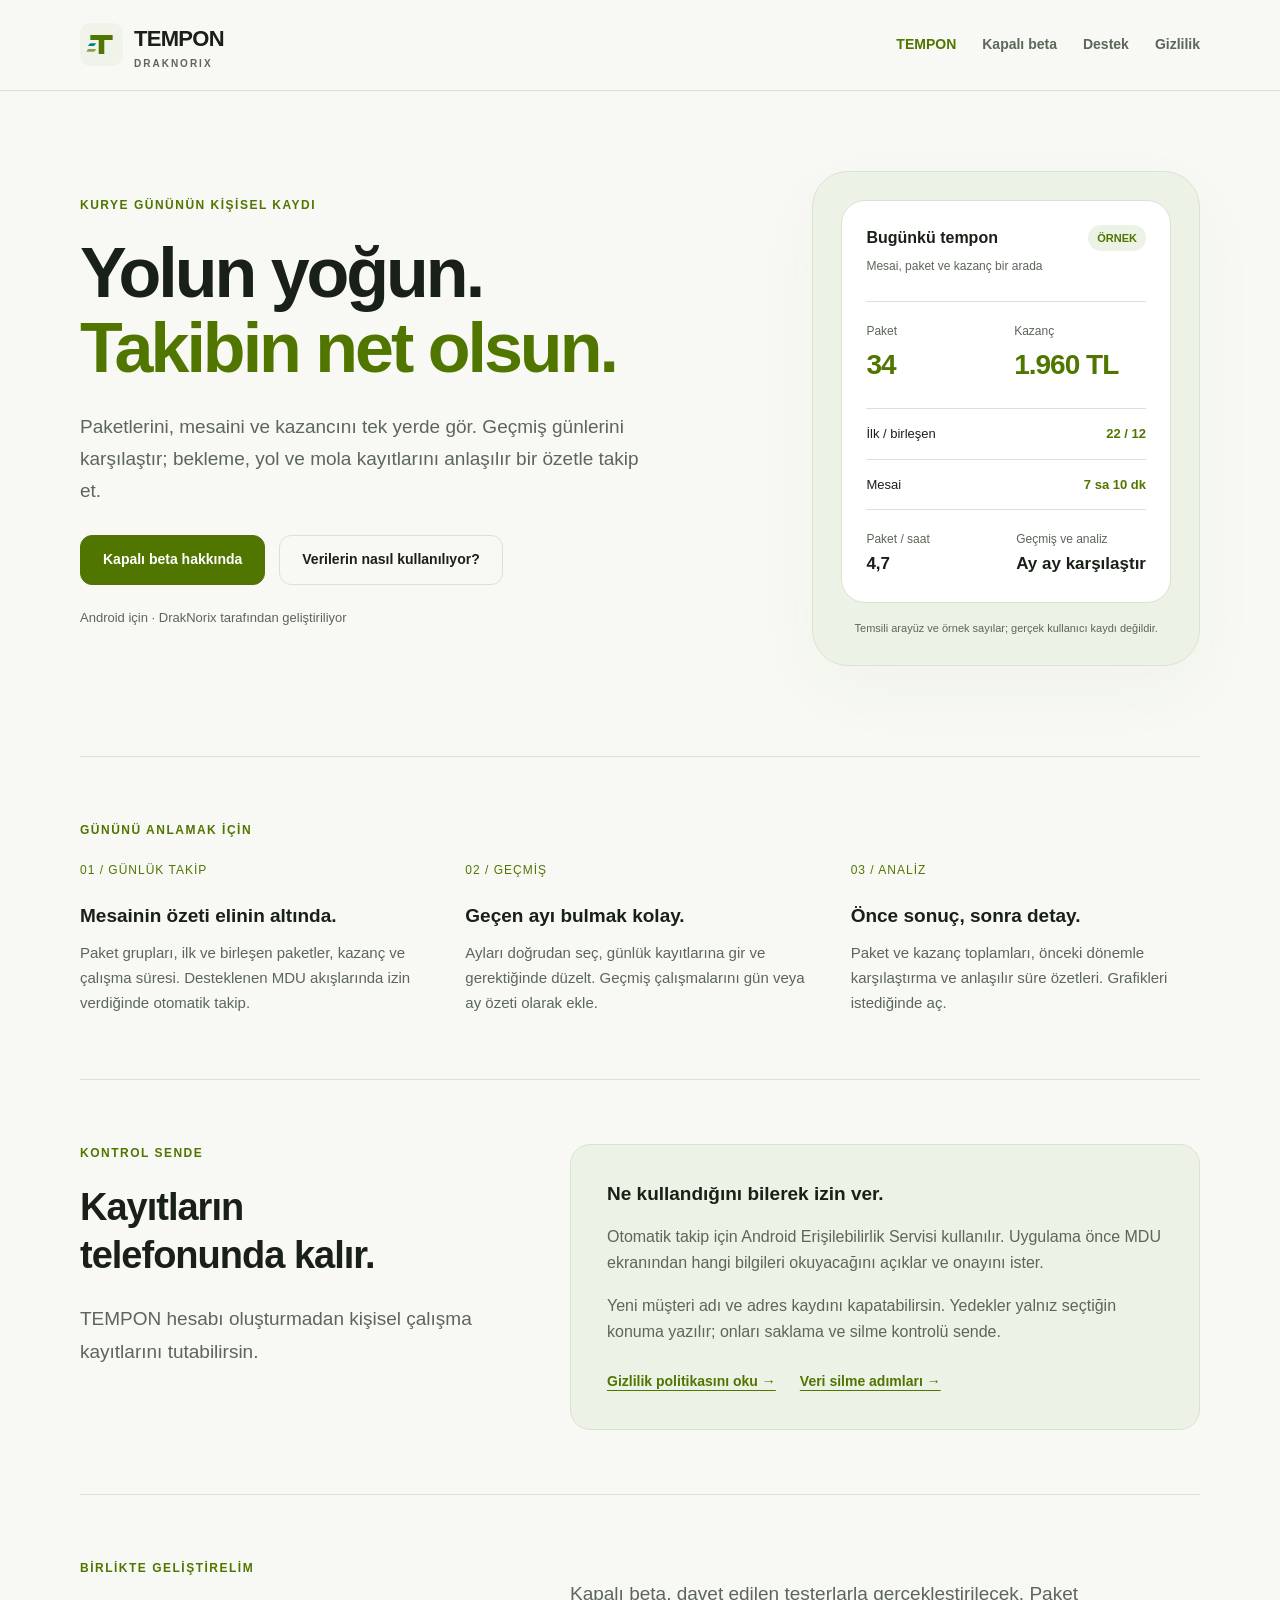
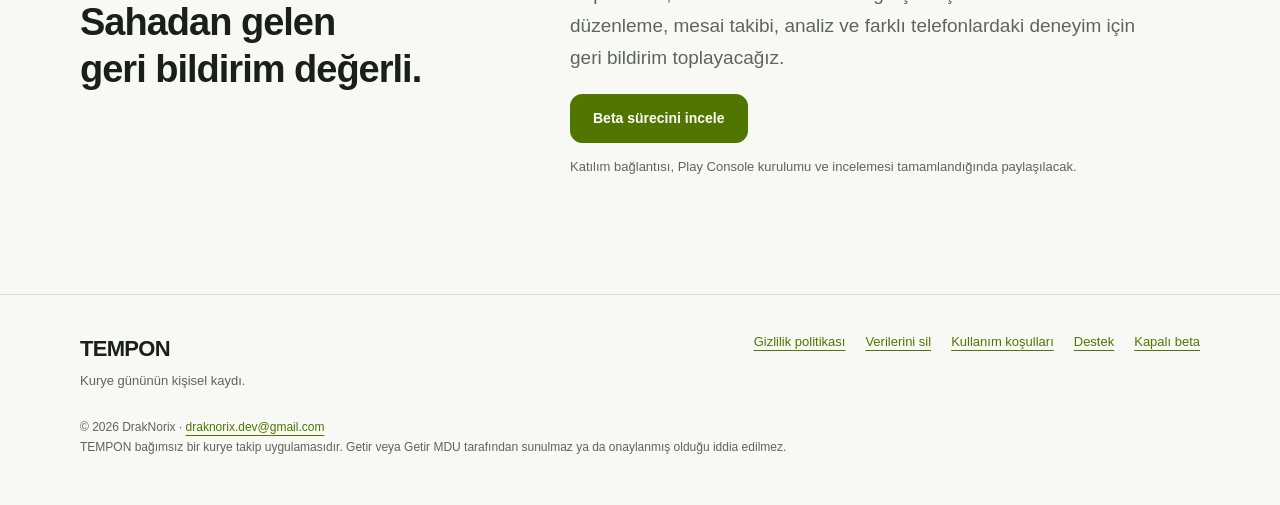
<file: docs/index.html>
<!doctype html>
<html lang="tr"><head><meta charset="utf-8"><meta name="viewport" content="width=device-width, initial-scale=1">
<title>Kurye gününün kişisel kaydı — TEMPON · DrakNorix</title><meta name="description" content="TEMPON ile paket, mesai ve kazanç kayıtlarını takip et. DrakNorix tarafından geliştirilen yerel Android kurye takip uygulaması.">
<meta name="theme-color" content="#507600"><meta name="referrer" content="strict-origin-when-cross-origin">
<meta http-equiv="Content-Security-Policy" content="default-src 'none'; style-src 'self'; img-src 'self' data:; base-uri 'self'; form-action 'none'">
<link rel="canonical" href="https://draknorixdev.github.io/tempon-site/index.html"><link rel="icon" href="assets/logo.svg" type="image/svg+xml"><link rel="stylesheet" href="assets/site.css">
<meta property="og:title" content="Kurye gününün kişisel kaydı · TEMPON"><meta property="og:description" content="TEMPON ile paket, mesai ve kazanç kayıtlarını takip et. DrakNorix tarafından geliştirilen yerel Android kurye takip uygulaması."><meta property="og:type" content="website"><meta property="og:url" content="https://draknorixdev.github.io/tempon-site/index.html">
</head><body><a class="skip" href="#icerik">İçeriğe geç</a>
<header><div class="wrap nav"><a class="brand" href="index.html"><img src="assets/logo.svg" alt="" width="43" height="43"><span>TEMPON<small>DRAKNORIX</small></span></a><nav class="nav-links" aria-label="Ana menü"><a href="index.html" aria-current="page">TEMPON</a><a href="beta.html">Kapalı beta</a><a href="destek.html">Destek</a><a href="gizlilik.html">Gizlilik</a></nav></div></header>
<main id="icerik" class="wrap"><section class="hero"><div><span class="eyebrow">Kurye gününün kişisel kaydı</span><h1>Yolun yoğun.<br><span>Takibin net olsun.</span></h1><p class="lead">Paketlerini, mesaini ve kazancını tek yerde gör. Geçmiş günlerini karşılaştır; bekleme, yol ve mola kayıtlarını anlaşılır bir özetle takip et.</p><div class="actions"><a class="button" href="beta.html">Kapalı beta hakkında</a><a class="button secondary" href="gizlilik.html">Verilerin nasıl kullanılıyor?</a></div><p class="quiet hero-note">Android için · DrakNorix tarafından geliştiriliyor</p></div>
<div class="preview-shell" aria-label="Uygulama düzeninin örnek gösterimi"><div class="mock"><div class="mock-heading"><span>Bugünkü tempon</span><span class="live">ÖRNEK</span></div><p class="mock-date">Mesai, paket ve kazanç bir arada</p><div class="mock-total"><div><small>Paket</small><strong>34</strong></div><div><small>Kazanç</small><strong>1.960 TL</strong></div></div><div class="mock-line"><span>İlk / birleşen</span><b>22 / 12</b></div><div class="mock-line"><span>Mesai</span><b>7 sa 10 dk</b></div><div class="mock-metric"><div><small>Paket / saat</small><strong>4,7</strong></div><div><small>Geçmiş ve analiz</small><strong>Ay ay karşılaştır</strong></div></div></div><p class="sample">Temsili arayüz ve örnek sayılar; gerçek kullanıcı kaydı değildir.</p></div></section>
<section class="section"><span class="eyebrow">Gününü anlamak için</span><div class="features"><article class="feature"><span class="number">01 / GÜNLÜK TAKİP</span><h3>Mesainin özeti elinin altında.</h3><p>Paket grupları, ilk ve birleşen paketler, kazanç ve çalışma süresi. Desteklenen MDU akışlarında izin verdiğinde otomatik takip.</p></article><article class="feature"><span class="number">02 / GEÇMİŞ</span><h3>Geçen ayı bulmak kolay.</h3><p>Ayları doğrudan seç, günlük kayıtlarına gir ve gerektiğinde düzelt. Geçmiş çalışmalarını gün veya ay özeti olarak ekle.</p></article><article class="feature"><span class="number">03 / ANALİZ</span><h3>Önce sonuç, sonra detay.</h3><p>Paket ve kazanç toplamları, önceki dönemle karşılaştırma ve anlaşılır süre özetleri. Grafikleri istediğinde aç.</p></article></div></section>
<section class="section split"><div><span class="eyebrow">Kontrol sende</span><h2>Kayıtların<br>telefonunda kalır.</h2><p class="lead">TEMPON hesabı oluşturmadan kişisel çalışma kayıtlarını tutabilirsin.</p></div><div class="privacy-band"><h3>Ne kullandığını bilerek izin ver.</h3><p>Otomatik takip için Android Erişilebilirlik Servisi kullanılır. Uygulama önce MDU ekranından hangi bilgileri okuyacağını açıklar ve onayını ister.</p><p>Yeni müşteri adı ve adres kaydını kapatabilirsin. Yedekler yalnız seçtiğin konuma yazılır; onları saklama ve silme kontrolü sende.</p><div class="policy-links"><a href="gizlilik.html">Gizlilik politikasını oku →</a><a href="veri-silme.html">Veri silme adımları →</a></div></div></section>
<section class="section split"><div><span class="eyebrow">Birlikte geliştirelim</span><h2>Sahadan gelen<br>geri bildirim değerli.</h2></div><div><p class="lead">Kapalı beta, davet edilen testerlarla gerçekleştirilecek. Paket düzenleme, mesai takibi, analiz ve farklı telefonlardaki deneyim için geri bildirim toplayacağız.</p><a class="button" href="beta.html">Beta sürecini incele</a><p class="quiet">Katılım bağlantısı, Play Console kurulumu ve incelemesi tamamlandığında paylaşılacak.</p></div></section></main>
<footer><div class="wrap"><div class="footer-top"><div><a class="brand" href="index.html">TEMPON</a><span class="quiet">Kurye gününün kişisel kaydı.</span></div><nav class="footer-links" aria-label="Politikalar ve iletişim"><a href="gizlilik.html">Gizlilik politikası</a><a href="veri-silme.html">Verilerini sil</a><a href="kullanim-kosullari.html">Kullanım koşulları</a><a href="destek.html">Destek</a><a href="beta.html">Kapalı beta</a></nav></div><p class="footer-meta">© 2026 DrakNorix · <a href="mailto:draknorix.dev@gmail.com">draknorix.dev@gmail.com</a><br>TEMPON bağımsız bir kurye takip uygulamasıdır. Getir veya Getir MDU tarafından sunulmaz ya da onaylanmış olduğu iddia edilmez.</p></div></footer>
</body></html>
</file>
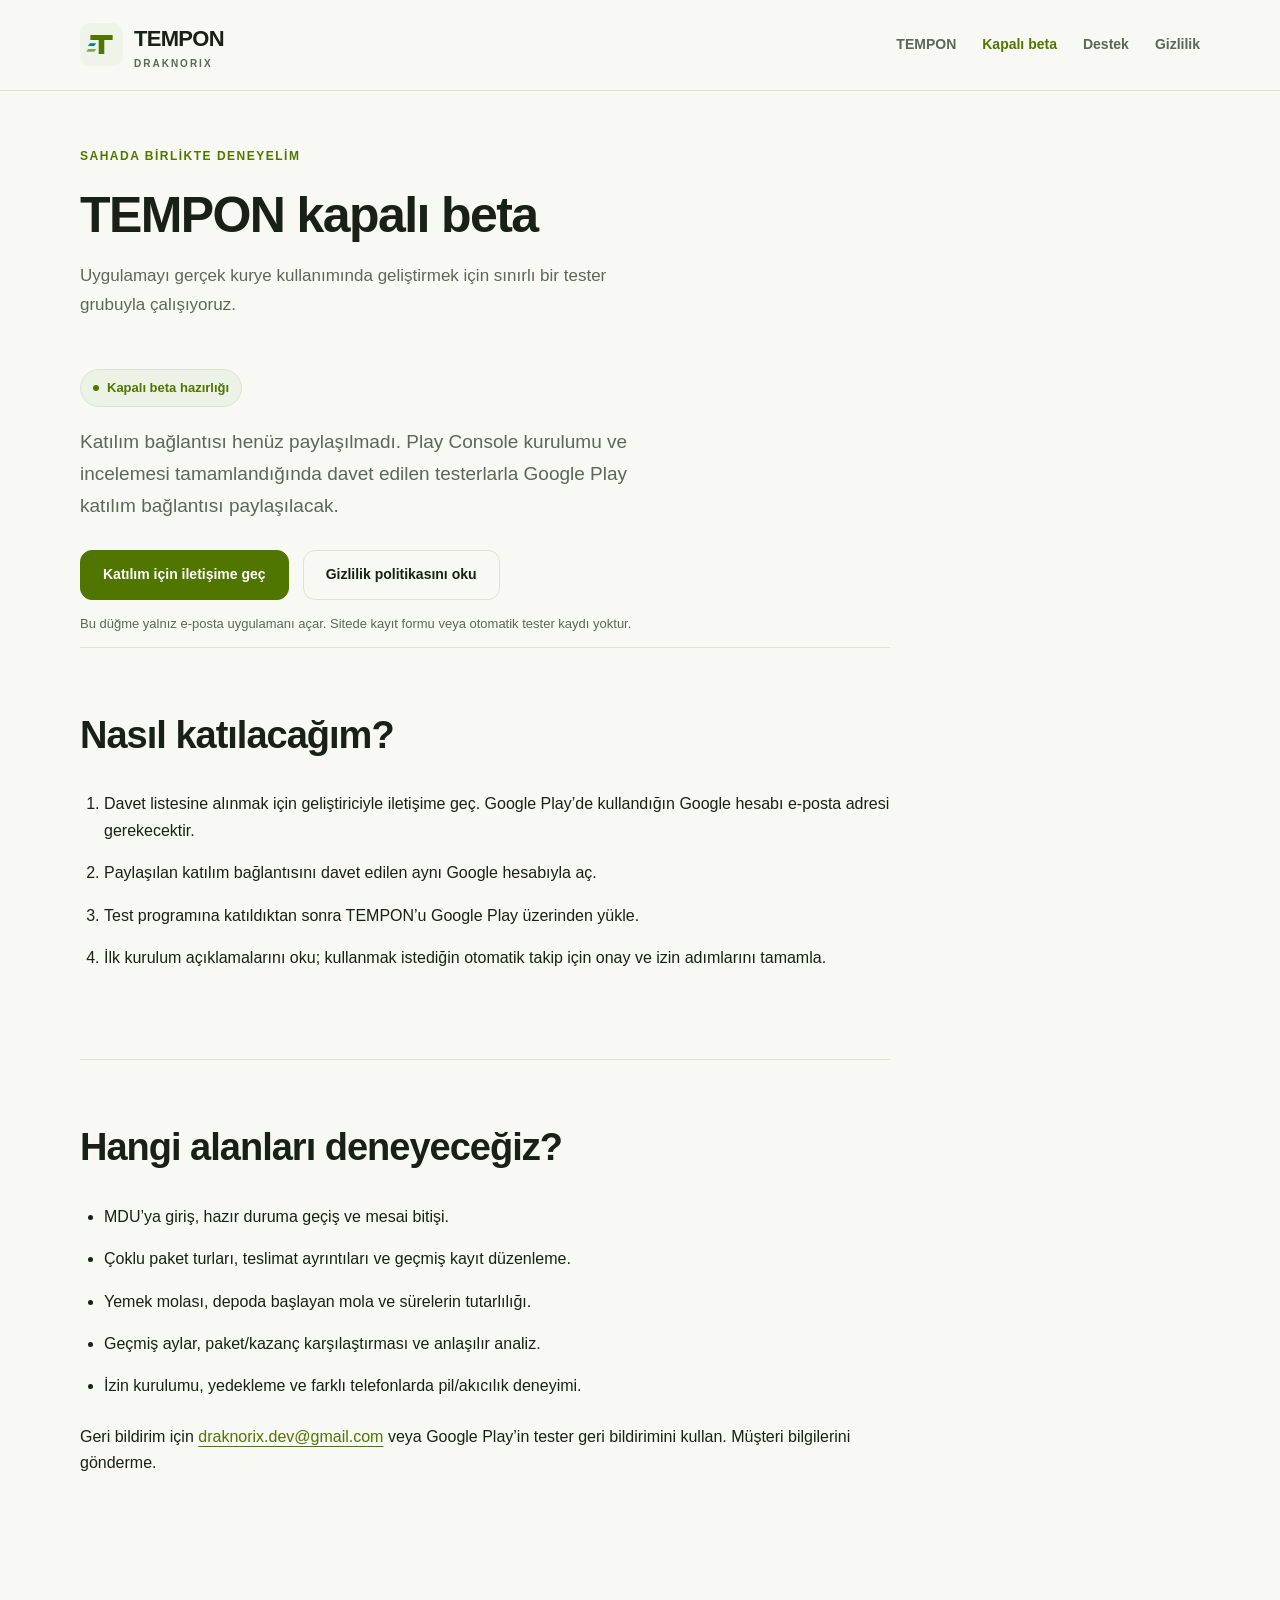
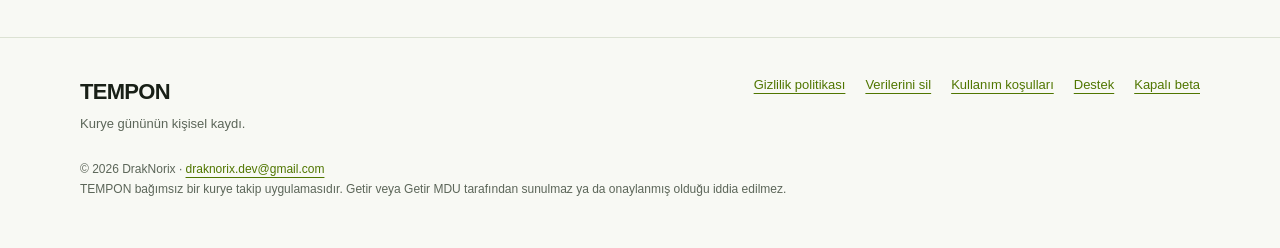
<file: docs/beta.html>
<!doctype html>
<html lang="tr"><head><meta charset="utf-8"><meta name="viewport" content="width=device-width, initial-scale=1">
<title>Kapalı beta — TEMPON · DrakNorix</title><meta name="description" content="TEMPON kapalı beta hazırlığı, tester katılımı ve geri bildirim bilgileri.">
<meta name="theme-color" content="#507600"><meta name="referrer" content="strict-origin-when-cross-origin">
<meta http-equiv="Content-Security-Policy" content="default-src 'none'; style-src 'self'; img-src 'self' data:; base-uri 'self'; form-action 'none'">
<link rel="canonical" href="https://draknorixdev.github.io/tempon-site/beta.html"><link rel="icon" href="assets/logo.svg" type="image/svg+xml"><link rel="stylesheet" href="assets/site.css">
<meta property="og:title" content="Kapalı beta · TEMPON"><meta property="og:description" content="TEMPON kapalı beta hazırlığı, tester katılımı ve geri bildirim bilgileri."><meta property="og:type" content="website"><meta property="og:url" content="https://draknorixdev.github.io/tempon-site/beta.html">
</head><body><a class="skip" href="#icerik">İçeriğe geç</a>
<header><div class="wrap nav"><a class="brand" href="index.html"><img src="assets/logo.svg" alt="" width="43" height="43"><span>TEMPON<small>DRAKNORIX</small></span></a><nav class="nav-links" aria-label="Ana menü"><a href="index.html">TEMPON</a><a href="beta.html" aria-current="page">Kapalı beta</a><a href="destek.html">Destek</a><a href="gizlilik.html">Gizlilik</a></nav></div></header>
<main id="icerik" class="wrap"><div class="page-heading"><span class="eyebrow">Sahada birlikte deneyelim</span><h1>TEMPON kapalı beta</h1><p class="lead">Uygulamayı gerçek kurye kullanımında geliştirmek için sınırlı bir tester grubuyla çalışıyoruz.</p></div><div class="simple"><span class="beta-label">Kapalı beta hazırlığı</span><p class="lead">Katılım bağlantısı henüz paylaşılmadı. Play Console kurulumu ve incelemesi tamamlandığında davet edilen testerlarla Google Play katılım bağlantısı paylaşılacak.</p><div class="actions"><a class="button" href="mailto:draknorix.dev@gmail.com?subject=TEMPON%20kapal%C4%B1%20beta%20kat%C4%B1l%C4%B1m%C4%B1">Katılım için iletişime geç</a><a class="button secondary" href="gizlilik.html">Gizlilik politikasını oku</a></div><p class="quiet">Bu düğme yalnız e-posta uygulamanı açar. Sitede kayıt formu veya otomatik tester kaydı yoktur.</p><section class="section"><h2>Nasıl katılacağım?</h2><ol class="steps"><li>Davet listesine alınmak için geliştiriciyle iletişime geç. Google Play’de kullandığın Google hesabı e-posta adresi gerekecektir.</li><li>Paylaşılan katılım bağlantısını davet edilen aynı Google hesabıyla aç.</li><li>Test programına katıldıktan sonra TEMPON’u Google Play üzerinden yükle.</li><li>İlk kurulum açıklamalarını oku; kullanmak istediğin otomatik takip için onay ve izin adımlarını tamamla.</li></ol></section><section class="section"><h2>Hangi alanları deneyeceğiz?</h2><ul class="steps"><li>MDU’ya giriş, hazır duruma geçiş ve mesai bitişi.</li><li>Çoklu paket turları, teslimat ayrıntıları ve geçmiş kayıt düzenleme.</li><li>Yemek molası, depoda başlayan mola ve sürelerin tutarlılığı.</li><li>Geçmiş aylar, paket/kazanç karşılaştırması ve anlaşılır analiz.</li><li>İzin kurulumu, yedekleme ve farklı telefonlarda pil/akıcılık deneyimi.</li></ul><p>Geri bildirim için <a href="mailto:draknorix.dev@gmail.com">draknorix.dev@gmail.com</a> veya Google Play’in tester geri bildirimini kullan. Müşteri bilgilerini gönderme.</p></section></div></main>
<footer><div class="wrap"><div class="footer-top"><div><a class="brand" href="index.html">TEMPON</a><span class="quiet">Kurye gününün kişisel kaydı.</span></div><nav class="footer-links" aria-label="Politikalar ve iletişim"><a href="gizlilik.html">Gizlilik politikası</a><a href="veri-silme.html">Verilerini sil</a><a href="kullanim-kosullari.html">Kullanım koşulları</a><a href="destek.html">Destek</a><a href="beta.html">Kapalı beta</a></nav></div><p class="footer-meta">© 2026 DrakNorix · <a href="mailto:draknorix.dev@gmail.com">draknorix.dev@gmail.com</a><br>TEMPON bağımsız bir kurye takip uygulamasıdır. Getir veya Getir MDU tarafından sunulmaz ya da onaylanmış olduğu iddia edilmez.</p></div></footer>
</body></html>
</file>
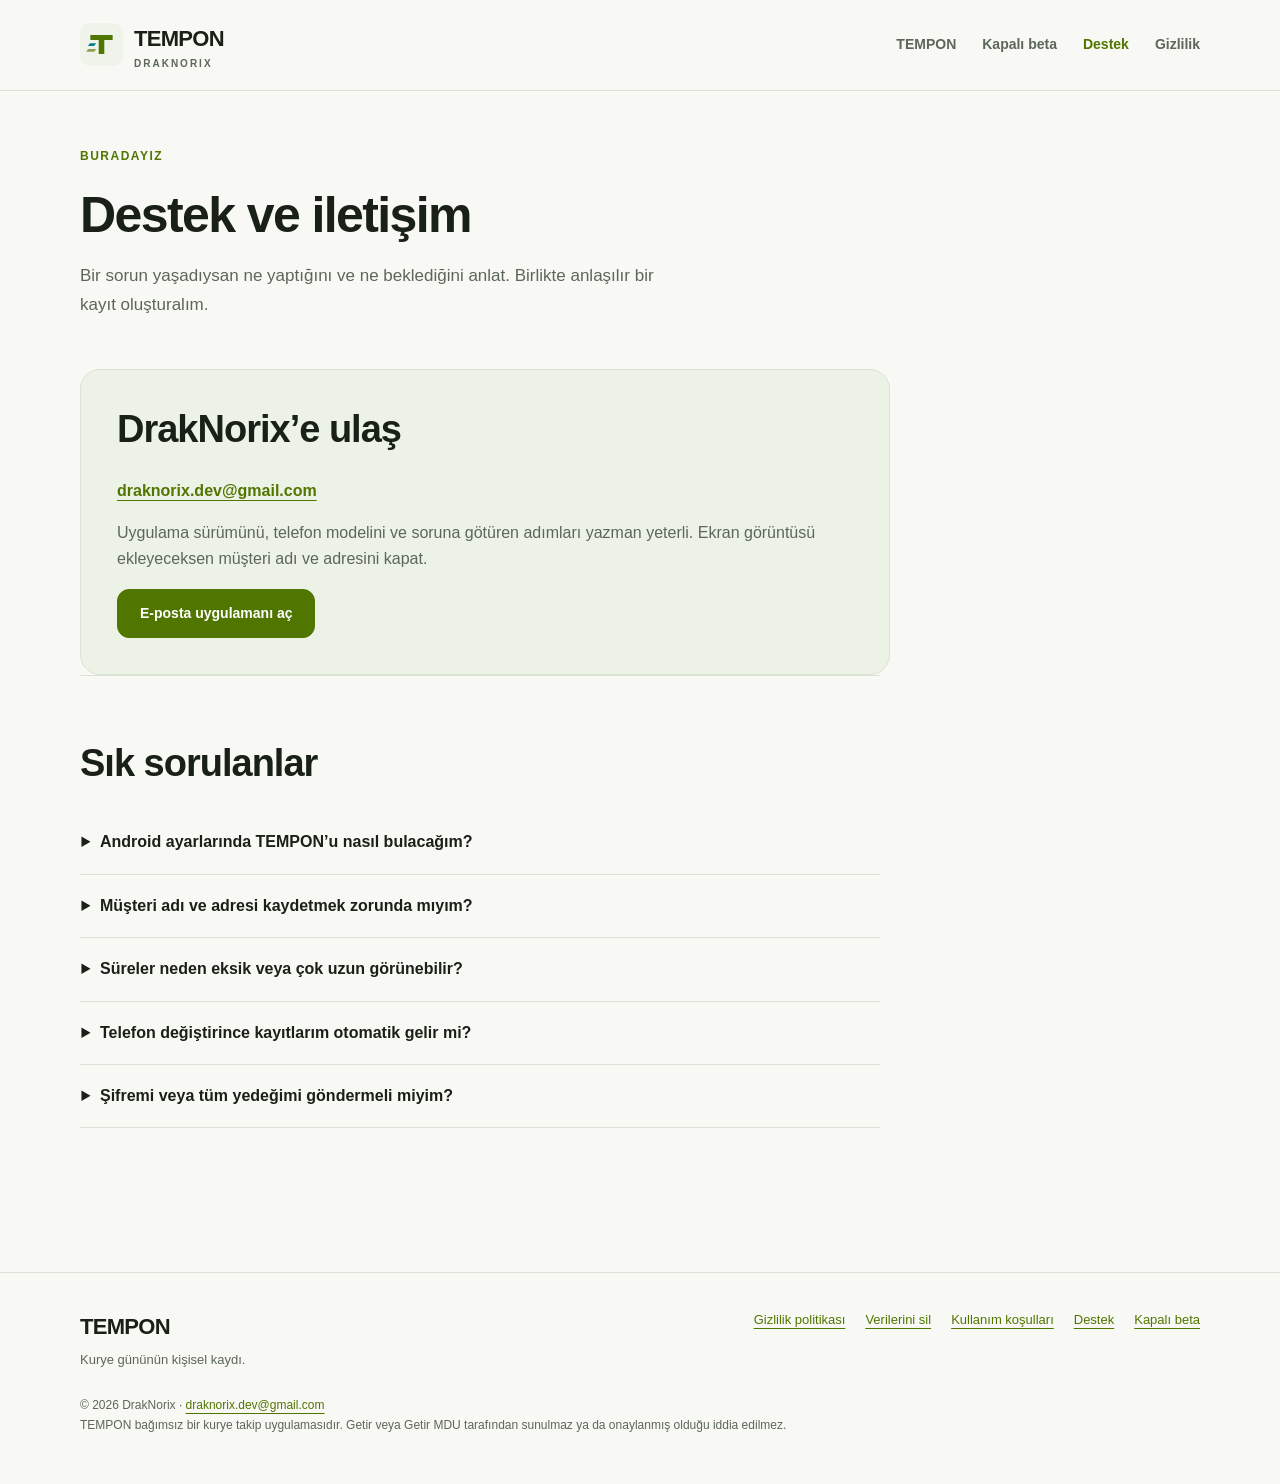
<file: docs/destek.html>
<!doctype html>
<html lang="tr"><head><meta charset="utf-8"><meta name="viewport" content="width=device-width, initial-scale=1">
<title>Destek ve iletişim — TEMPON · DrakNorix</title><meta name="description" content="TEMPON destek e-postası, takip izinleri ve veri kontrolü hakkında sık sorulanlar.">
<meta name="theme-color" content="#507600"><meta name="referrer" content="strict-origin-when-cross-origin">
<meta http-equiv="Content-Security-Policy" content="default-src 'none'; style-src 'self'; img-src 'self' data:; base-uri 'self'; form-action 'none'">
<link rel="canonical" href="https://draknorixdev.github.io/tempon-site/destek.html"><link rel="icon" href="assets/logo.svg" type="image/svg+xml"><link rel="stylesheet" href="assets/site.css">
<meta property="og:title" content="Destek ve iletişim · TEMPON"><meta property="og:description" content="TEMPON destek e-postası, takip izinleri ve veri kontrolü hakkında sık sorulanlar."><meta property="og:type" content="website"><meta property="og:url" content="https://draknorixdev.github.io/tempon-site/destek.html">
</head><body><a class="skip" href="#icerik">İçeriğe geç</a>
<header><div class="wrap nav"><a class="brand" href="index.html"><img src="assets/logo.svg" alt="" width="43" height="43"><span>TEMPON<small>DRAKNORIX</small></span></a><nav class="nav-links" aria-label="Ana menü"><a href="index.html">TEMPON</a><a href="beta.html">Kapalı beta</a><a href="destek.html" aria-current="page">Destek</a><a href="gizlilik.html">Gizlilik</a></nav></div></header>
<main id="icerik" class="wrap"><div class="page-heading"><span class="eyebrow">Buradayız</span><h1>Destek ve iletişim</h1><p class="lead">Bir sorun yaşadıysan ne yaptığını ve ne beklediğini anlat. Birlikte anlaşılır bir kayıt oluşturalım.</p></div><div class="simple"><div class="privacy-band"><h2>DrakNorix’e ulaş</h2><p><a class="contact" href="mailto:draknorix.dev@gmail.com?subject=TEMPON%20destek">draknorix.dev@gmail.com</a></p><p>Uygulama sürümünü, telefon modelini ve soruna götüren adımları yazman yeterli. Ekran görüntüsü ekleyeceksen müşteri adı ve adresini kapat.</p><a class="button" href="mailto:draknorix.dev@gmail.com?subject=TEMPON%20destek">E-posta uygulamanı aç</a></div><section class="section faq"><h2>Sık sorulanlar</h2><details><summary>Android ayarlarında TEMPON’u nasıl bulacağım?</summary><p>TEMPON içindeki MDU ayarlarında takip izni düğmesini kullan. Telefon destekliyorsa TEMPON’un erişilebilirlik sayfası doğrudan açılır. Genel liste açılırsa “Yüklü uygulamalar / İndirilen uygulamalar” bölümünden TEMPON’u seç.</p></details><details><summary>Müşteri adı ve adresi kaydetmek zorunda mıyım?</summary><p>Yeni müşteri adı/adres kaydını MDU ayarlarından kapatabilirsin. Mevcut geçmiş korunur. Tamamen silmek için <a href="veri-silme.html">veri silme adımlarını</a> kullan.</p></details><details><summary>Süreler neden eksik veya çok uzun görünebilir?</summary><p>MDU takibi kesildiyse bazı süreler bilinmeyebilir. Mesai açık unutulduysa kaydedilen toplam uzun olabilir. Geçmişten ilgili günün mesai başlangıç/bitişini kontrol et; beta geri bildirimine bu durumu ekle.</p></details><details><summary>Telefon değiştirince kayıtlarım otomatik gelir mi?</summary><p>TEMPON hesabı veya uygulamanın kendi bulut senkronizasyonu yoktur. Kayıtlarını taşımak için bir yedek oluşturup yeni cihazda geri yükle. Yedek kişisel bilgi içerebilir; güvenli bir yerde sakla.</p></details><details><summary>Şifremi veya tüm yedeğimi göndermeli miyim?</summary><p>Hayır. Destek için MDU şifreni, müşteri listesini veya tam yedeğini gönderme. Sorunu anlatan adımlar ve kişisel bilgileri gizlenmiş bir ekran görüntüsü yeterlidir.</p></details></section></div></main>
<footer><div class="wrap"><div class="footer-top"><div><a class="brand" href="index.html">TEMPON</a><span class="quiet">Kurye gününün kişisel kaydı.</span></div><nav class="footer-links" aria-label="Politikalar ve iletişim"><a href="gizlilik.html">Gizlilik politikası</a><a href="veri-silme.html">Verilerini sil</a><a href="kullanim-kosullari.html">Kullanım koşulları</a><a href="destek.html">Destek</a><a href="beta.html">Kapalı beta</a></nav></div><p class="footer-meta">© 2026 DrakNorix · <a href="mailto:draknorix.dev@gmail.com">draknorix.dev@gmail.com</a><br>TEMPON bağımsız bir kurye takip uygulamasıdır. Getir veya Getir MDU tarafından sunulmaz ya da onaylanmış olduğu iddia edilmez.</p></div></footer>
</body></html>
</file>
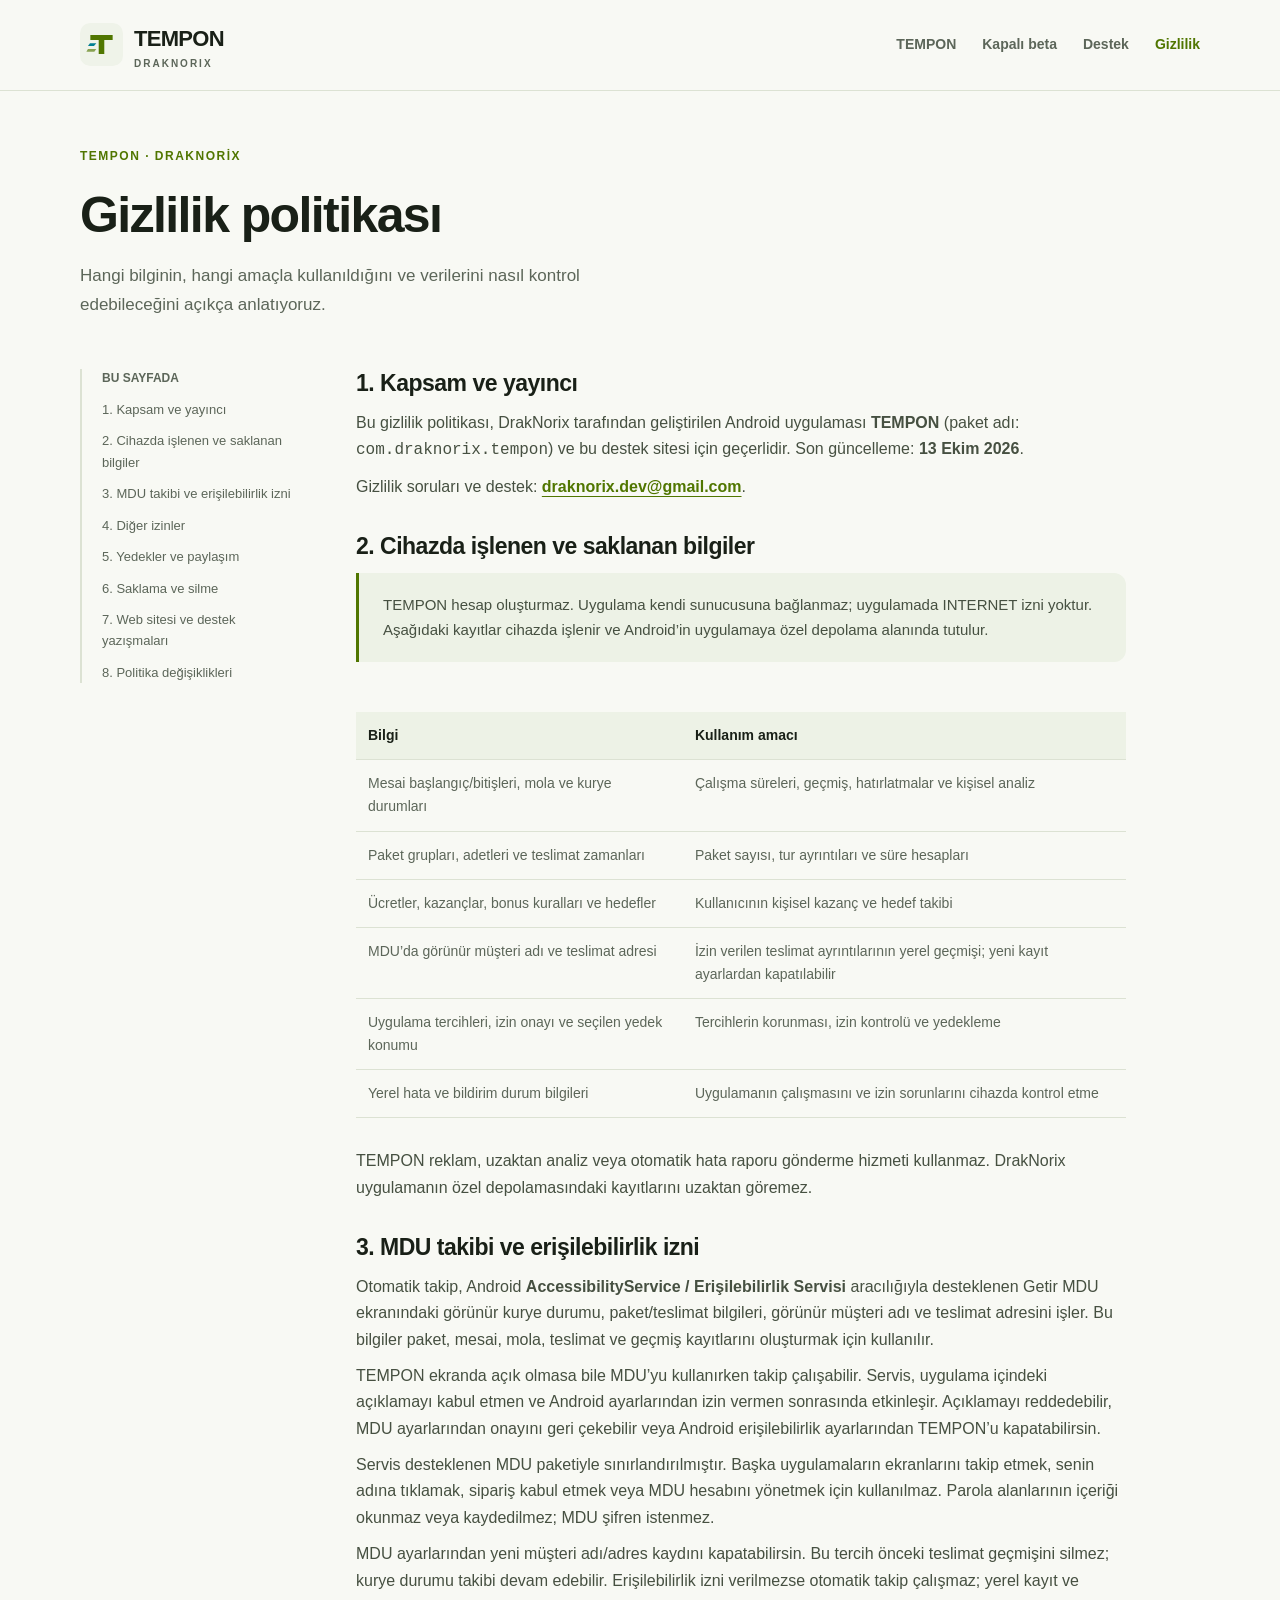
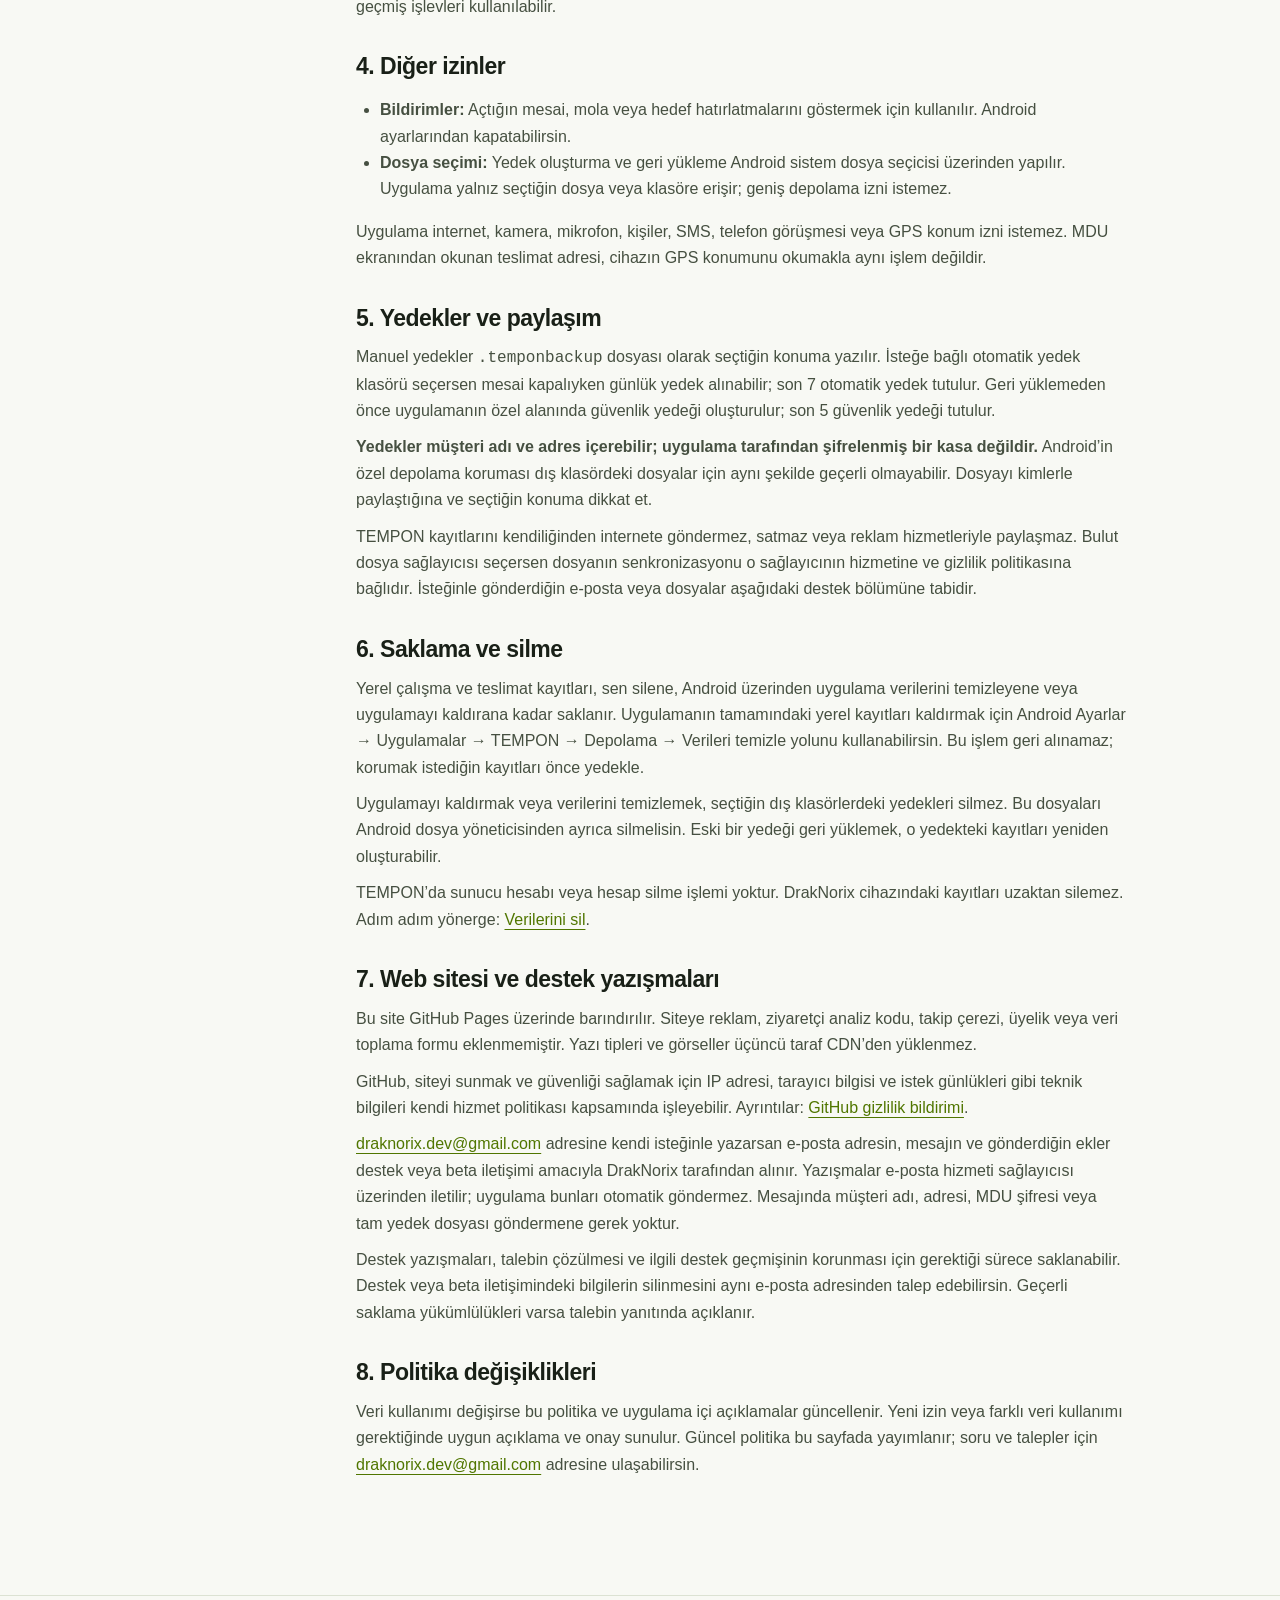
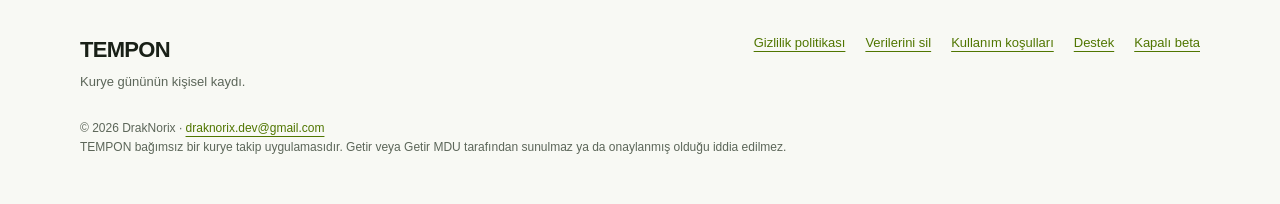
<file: docs/gizlilik.html>
<!doctype html>
<html lang="tr"><head><meta charset="utf-8"><meta name="viewport" content="width=device-width, initial-scale=1">
<title>Gizlilik politikası — TEMPON · DrakNorix</title><meta name="description" content="TEMPON’un yerel kayıtları, MDU erişilebilirlik izni, yedekleri, saklama ve silme politikasını öğren.">
<meta name="theme-color" content="#507600"><meta name="referrer" content="strict-origin-when-cross-origin">
<meta http-equiv="Content-Security-Policy" content="default-src 'none'; style-src 'self'; img-src 'self' data:; base-uri 'self'; form-action 'none'">
<link rel="canonical" href="https://draknorixdev.github.io/tempon-site/gizlilik.html"><link rel="icon" href="assets/logo.svg" type="image/svg+xml"><link rel="stylesheet" href="assets/site.css">
<meta property="og:title" content="Gizlilik politikası · TEMPON"><meta property="og:description" content="TEMPON’un yerel kayıtları, MDU erişilebilirlik izni, yedekleri, saklama ve silme politikasını öğren."><meta property="og:type" content="website"><meta property="og:url" content="https://draknorixdev.github.io/tempon-site/gizlilik.html">
</head><body><a class="skip" href="#icerik">İçeriğe geç</a>
<header><div class="wrap nav"><a class="brand" href="index.html"><img src="assets/logo.svg" alt="" width="43" height="43"><span>TEMPON<small>DRAKNORIX</small></span></a><nav class="nav-links" aria-label="Ana menü"><a href="index.html">TEMPON</a><a href="beta.html">Kapalı beta</a><a href="destek.html">Destek</a><a href="gizlilik.html" aria-current="page">Gizlilik</a></nav></div></header>
<main id="icerik" class="wrap"><div class="page-heading"><span class="eyebrow">TEMPON · DrakNorix</span><h1>Gizlilik politikası</h1><p class="lead">Hangi bilginin, hangi amaçla kullanıldığını ve verilerini nasıl kontrol edebileceğini açıkça anlatıyoruz.</p></div><div class="document"><aside class="toc" aria-label="Sayfa içeriği"><strong>BU SAYFADA</strong><a href="#kapsam">1. Kapsam ve yayıncı</a><a href="#yerel">2. Cihazda işlenen ve saklanan bilgiler</a><a href="#erisilebilirlik">3. MDU takibi ve erişilebilirlik izni</a><a href="#izinler">4. Diğer izinler</a><a href="#yedek">5. Yedekler ve paylaşım</a><a href="#saklama">6. Saklama ve silme</a><a href="#site">7. Web sitesi ve destek yazışmaları</a><a href="#guncelleme">8. Politika değişiklikleri</a></aside><article class="prose"><section id="kapsam"><h2>1. Kapsam ve yayıncı</h2><p>Bu gizlilik politikası, DrakNorix tarafından geliştirilen Android uygulaması <strong>TEMPON</strong> (paket adı: <code>com.draknorix.tempon</code>) ve bu destek sitesi için geçerlidir. Son güncelleme: <strong>13 Ekim 2026</strong>.</p><p>Gizlilik soruları ve destek: <a class="contact" href="mailto:draknorix.dev@gmail.com">draknorix.dev@gmail.com</a>.</p></section><section id="yerel"><h2>2. Cihazda işlenen ve saklanan bilgiler</h2><div class="notice"><p>TEMPON hesap oluşturmaz. Uygulama kendi sunucusuna bağlanmaz; uygulamada INTERNET izni yoktur. Aşağıdaki kayıtlar cihazda işlenir ve Android’in uygulamaya özel depolama alanında tutulur.</p></div><div class="table-scroll"><table><thead><tr><th>Bilgi</th><th>Kullanım amacı</th></tr></thead><tbody><tr><td>Mesai başlangıç/bitişleri, mola ve kurye durumları</td><td>Çalışma süreleri, geçmiş, hatırlatmalar ve kişisel analiz</td></tr><tr><td>Paket grupları, adetleri ve teslimat zamanları</td><td>Paket sayısı, tur ayrıntıları ve süre hesapları</td></tr><tr><td>Ücretler, kazançlar, bonus kuralları ve hedefler</td><td>Kullanıcının kişisel kazanç ve hedef takibi</td></tr><tr><td>MDU’da görünür müşteri adı ve teslimat adresi</td><td>İzin verilen teslimat ayrıntılarının yerel geçmişi; yeni kayıt ayarlardan kapatılabilir</td></tr><tr><td>Uygulama tercihleri, izin onayı ve seçilen yedek konumu</td><td>Tercihlerin korunması, izin kontrolü ve yedekleme</td></tr><tr><td>Yerel hata ve bildirim durum bilgileri</td><td>Uygulamanın çalışmasını ve izin sorunlarını cihazda kontrol etme</td></tr></tbody></table></div><p>TEMPON reklam, uzaktan analiz veya otomatik hata raporu gönderme hizmeti kullanmaz. DrakNorix uygulamanın özel depolamasındaki kayıtlarını uzaktan göremez.</p></section><section id="erisilebilirlik"><h2>3. MDU takibi ve erişilebilirlik izni</h2><p>Otomatik takip, Android <strong>AccessibilityService / Erişilebilirlik Servisi</strong> aracılığıyla desteklenen Getir MDU ekranındaki görünür kurye durumu, paket/teslimat bilgileri, görünür müşteri adı ve teslimat adresini işler. Bu bilgiler paket, mesai, mola, teslimat ve geçmiş kayıtlarını oluşturmak için kullanılır.</p><p>TEMPON ekranda açık olmasa bile MDU’yu kullanırken takip çalışabilir. Servis, uygulama içindeki açıklamayı kabul etmen ve Android ayarlarından izin vermen sonrasında etkinleşir. Açıklamayı reddedebilir, MDU ayarlarından onayını geri çekebilir veya Android erişilebilirlik ayarlarından TEMPON’u kapatabilirsin.</p><p>Servis desteklenen MDU paketiyle sınırlandırılmıştır. Başka uygulamaların ekranlarını takip etmek, senin adına tıklamak, sipariş kabul etmek veya MDU hesabını yönetmek için kullanılmaz. Parola alanlarının içeriği okunmaz veya kaydedilmez; MDU şifren istenmez.</p><p>MDU ayarlarından yeni müşteri adı/adres kaydını kapatabilirsin. Bu tercih önceki teslimat geçmişini silmez; kurye durumu takibi devam edebilir. Erişilebilirlik izni verilmezse otomatik takip çalışmaz; yerel kayıt ve geçmiş işlevleri kullanılabilir.</p></section><section id="izinler"><h2>4. Diğer izinler</h2><ul><li><strong>Bildirimler:</strong> Açtığın mesai, mola veya hedef hatırlatmalarını göstermek için kullanılır. Android ayarlarından kapatabilirsin.</li><li><strong>Dosya seçimi:</strong> Yedek oluşturma ve geri yükleme Android sistem dosya seçicisi üzerinden yapılır. Uygulama yalnız seçtiğin dosya veya klasöre erişir; geniş depolama izni istemez.</li></ul><p>Uygulama internet, kamera, mikrofon, kişiler, SMS, telefon görüşmesi veya GPS konum izni istemez. MDU ekranından okunan teslimat adresi, cihazın GPS konumunu okumakla aynı işlem değildir.</p></section><section id="yedek"><h2>5. Yedekler ve paylaşım</h2><p>Manuel yedekler <code>.temponbackup</code> dosyası olarak seçtiğin konuma yazılır. İsteğe bağlı otomatik yedek klasörü seçersen mesai kapalıyken günlük yedek alınabilir; son 7 otomatik yedek tutulur. Geri yüklemeden önce uygulamanın özel alanında güvenlik yedeği oluşturulur; son 5 güvenlik yedeği tutulur.</p><p><strong>Yedekler müşteri adı ve adres içerebilir; uygulama tarafından şifrelenmiş bir kasa değildir.</strong> Android’in özel depolama koruması dış klasördeki dosyalar için aynı şekilde geçerli olmayabilir. Dosyayı kimlerle paylaştığına ve seçtiğin konuma dikkat et.</p><p>TEMPON kayıtlarını kendiliğinden internete göndermez, satmaz veya reklam hizmetleriyle paylaşmaz. Bulut dosya sağlayıcısı seçersen dosyanın senkronizasyonu o sağlayıcının hizmetine ve gizlilik politikasına bağlıdır. İsteğinle gönderdiğin e-posta veya dosyalar aşağıdaki destek bölümüne tabidir.</p></section><section id="saklama"><h2>6. Saklama ve silme</h2><p>Yerel çalışma ve teslimat kayıtları, sen silene, Android üzerinden uygulama verilerini temizleyene veya uygulamayı kaldırana kadar saklanır. Uygulamanın tamamındaki yerel kayıtları kaldırmak için Android Ayarlar → Uygulamalar → TEMPON → Depolama → Verileri temizle yolunu kullanabilirsin. Bu işlem geri alınamaz; korumak istediğin kayıtları önce yedekle.</p><p>Uygulamayı kaldırmak veya verilerini temizlemek, seçtiğin dış klasörlerdeki yedekleri silmez. Bu dosyaları Android dosya yöneticisinden ayrıca silmelisin. Eski bir yedeği geri yüklemek, o yedekteki kayıtları yeniden oluşturabilir.</p><p>TEMPON’da sunucu hesabı veya hesap silme işlemi yoktur. DrakNorix cihazındaki kayıtları uzaktan silemez. Adım adım yönerge: <a href="veri-silme.html">Verilerini sil</a>.</p></section><section id="site"><h2>7. Web sitesi ve destek yazışmaları</h2><p>Bu site GitHub Pages üzerinde barındırılır. Siteye reklam, ziyaretçi analiz kodu, takip çerezi, üyelik veya veri toplama formu eklenmemiştir. Yazı tipleri ve görseller üçüncü taraf CDN’den yüklenmez.</p><p>GitHub, siteyi sunmak ve güvenliği sağlamak için IP adresi, tarayıcı bilgisi ve istek günlükleri gibi teknik bilgileri kendi hizmet politikası kapsamında işleyebilir. Ayrıntılar: <a href="https://docs.github.com/en/site-policy/privacy-policies/github-general-privacy-statement" rel="noreferrer">GitHub gizlilik bildirimi</a>.</p><p><a href="mailto:draknorix.dev@gmail.com">draknorix.dev@gmail.com</a> adresine kendi isteğinle yazarsan e-posta adresin, mesajın ve gönderdiğin ekler destek veya beta iletişimi amacıyla DrakNorix tarafından alınır. Yazışmalar e-posta hizmeti sağlayıcısı üzerinden iletilir; uygulama bunları otomatik göndermez. Mesajında müşteri adı, adresi, MDU şifresi veya tam yedek dosyası göndermene gerek yoktur.</p><p>Destek yazışmaları, talebin çözülmesi ve ilgili destek geçmişinin korunması için gerektiği sürece saklanabilir. Destek veya beta iletişimindeki bilgilerin silinmesini aynı e-posta adresinden talep edebilirsin. Geçerli saklama yükümlülükleri varsa talebin yanıtında açıklanır.</p></section><section id="guncelleme"><h2>8. Politika değişiklikleri</h2><p>Veri kullanımı değişirse bu politika ve uygulama içi açıklamalar güncellenir. Yeni izin veya farklı veri kullanımı gerektiğinde uygun açıklama ve onay sunulur. Güncel politika bu sayfada yayımlanır; soru ve talepler için <a href="mailto:draknorix.dev@gmail.com">draknorix.dev@gmail.com</a> adresine ulaşabilirsin.</p></section></article></div></main>
<footer><div class="wrap"><div class="footer-top"><div><a class="brand" href="index.html">TEMPON</a><span class="quiet">Kurye gününün kişisel kaydı.</span></div><nav class="footer-links" aria-label="Politikalar ve iletişim"><a href="gizlilik.html">Gizlilik politikası</a><a href="veri-silme.html">Verilerini sil</a><a href="kullanim-kosullari.html">Kullanım koşulları</a><a href="destek.html">Destek</a><a href="beta.html">Kapalı beta</a></nav></div><p class="footer-meta">© 2026 DrakNorix · <a href="mailto:draknorix.dev@gmail.com">draknorix.dev@gmail.com</a><br>TEMPON bağımsız bir kurye takip uygulamasıdır. Getir veya Getir MDU tarafından sunulmaz ya da onaylanmış olduğu iddia edilmez.</p></div></footer>
</body></html>
</file>
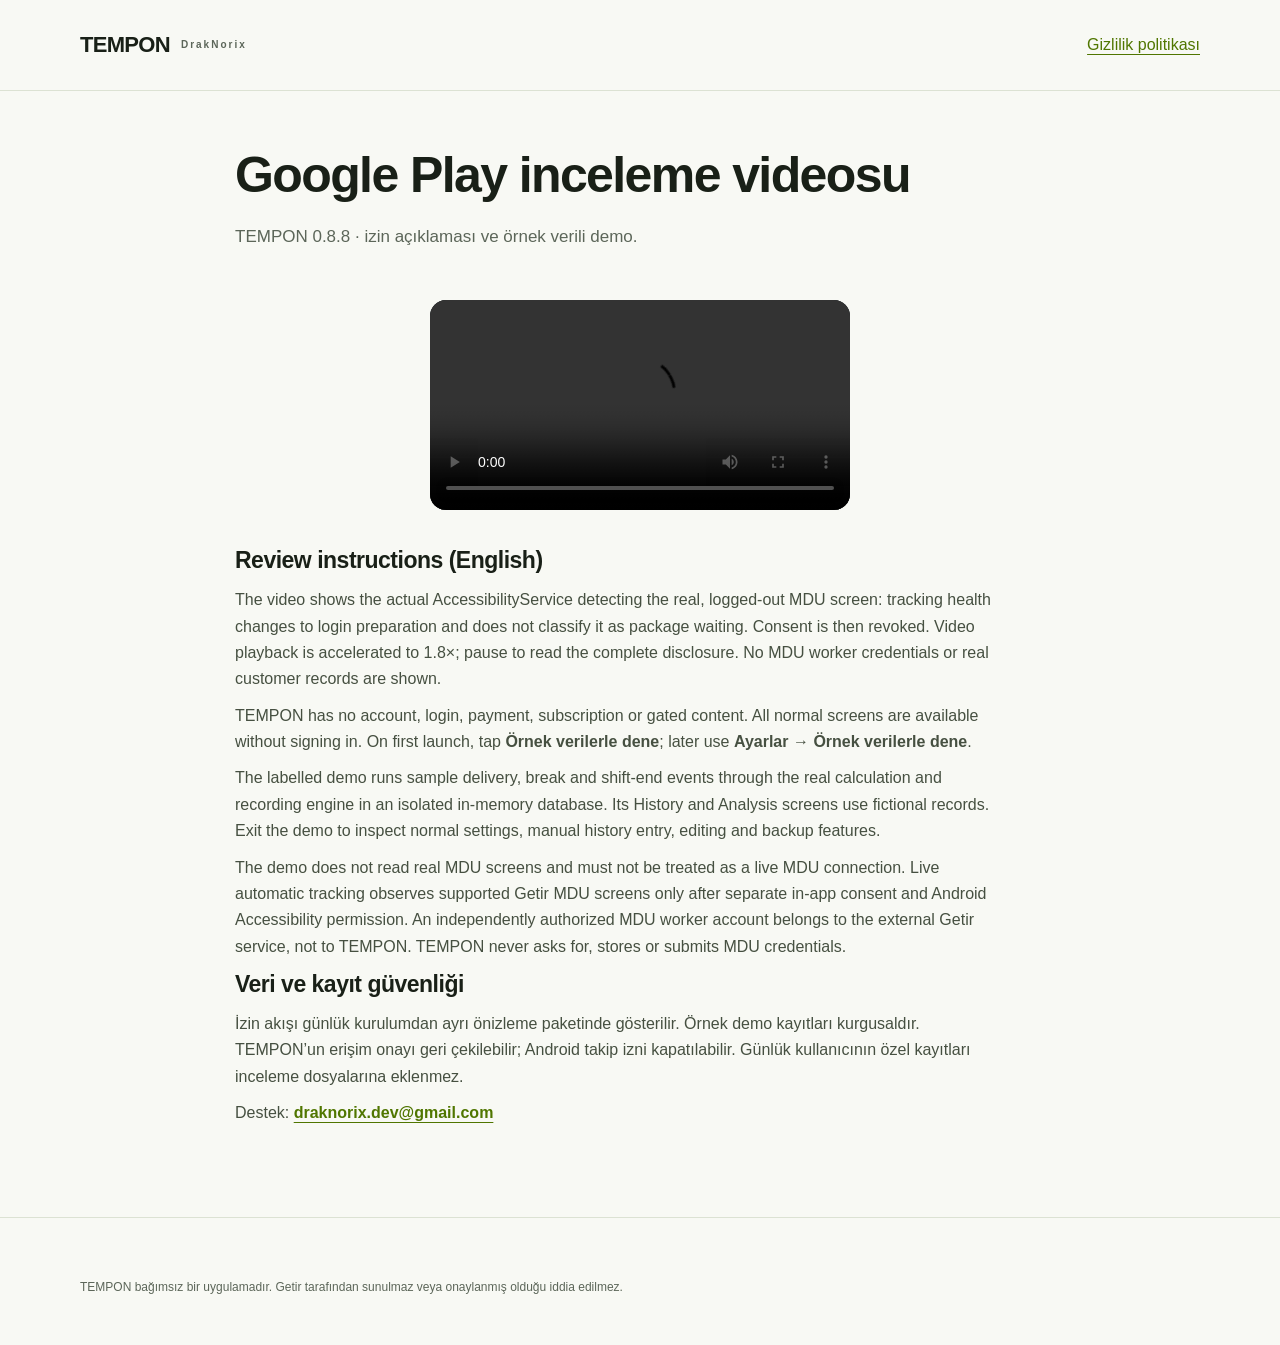
<file: docs/inceleme.html>
<!doctype html>
<html lang="tr">
<head>
<meta charset="utf-8"><meta name="viewport" content="width=device-width, initial-scale=1">
<title>TEMPON — inceleme videosu</title>
<meta name="robots" content="noindex,nofollow">
<meta name="referrer" content="strict-origin-when-cross-origin">
<meta http-equiv="Content-Security-Policy" content="default-src 'none'; style-src 'self'; media-src 'self'; img-src 'self' data:; base-uri 'self'; form-action 'none'">
<link rel="stylesheet" href="assets/site.css"><link rel="stylesheet" href="assets/review.css">
</head>
<body>
<header><div class="wrap nav"><a class="brand" href="index.html">TEMPON <small>DrakNorix</small></a><a href="gizlilik.html">Gizlilik politikası</a></div></header>
<main class="wrap simple">
<div class="page-heading"><h1>Google Play inceleme videosu</h1><p class="lead">TEMPON 0.8.8 · izin açıklaması ve örnek verili demo.</p></div>
<video controls preload="metadata" playsinline aria-label="TEMPON izin ve demo inceleme videosu"><source src="assets/review/tempon-0.8.8-review.mp4" type="video/mp4">Videoyu <a href="assets/review/tempon-0.8.8-review.mp4">MP4 olarak aç</a>.</video>
<section class="prose">
<h2>Review instructions (English)</h2>
<p>The video shows the actual AccessibilityService detecting the real, logged-out MDU screen: tracking health changes to login preparation and does not classify it as package waiting. Consent is then revoked. Video playback is accelerated to 1.8×; pause to read the complete disclosure. No MDU worker credentials or real customer records are shown.</p>
<p>TEMPON has no account, login, payment, subscription or gated content. All normal screens are available without signing in. On first launch, tap <strong>Örnek verilerle dene</strong>; later use <strong>Ayarlar → Örnek verilerle dene</strong>.</p>
<p>The labelled demo runs sample delivery, break and shift-end events through the real calculation and recording engine in an isolated in-memory database. Its History and Analysis screens use fictional records. Exit the demo to inspect normal settings, manual history entry, editing and backup features.</p>
<p>The demo does not read real MDU screens and must not be treated as a live MDU connection. Live automatic tracking observes supported Getir MDU screens only after separate in-app consent and Android Accessibility permission. An independently authorized MDU worker account belongs to the external Getir service, not to TEMPON. TEMPON never asks for, stores or submits MDU credentials.</p>
<h2>Veri ve kayıt güvenliği</h2>
<p>İzin akışı günlük kurulumdan ayrı önizleme paketinde gösterilir. Örnek demo kayıtları kurgusaldır. TEMPON’un erişim onayı geri çekilebilir; Android takip izni kapatılabilir. Günlük kullanıcının özel kayıtları inceleme dosyalarına eklenmez.</p>
<p>Destek: <a class="contact" href="mailto:draknorix.dev@gmail.com">draknorix.dev@gmail.com</a></p>
</section>
</main>
<footer><div class="wrap"><p class="footer-meta">TEMPON bağımsız bir uygulamadır. Getir tarafından sunulmaz veya onaylanmış olduğu iddia edilmez.</p></div></footer>
</body></html>
</file>
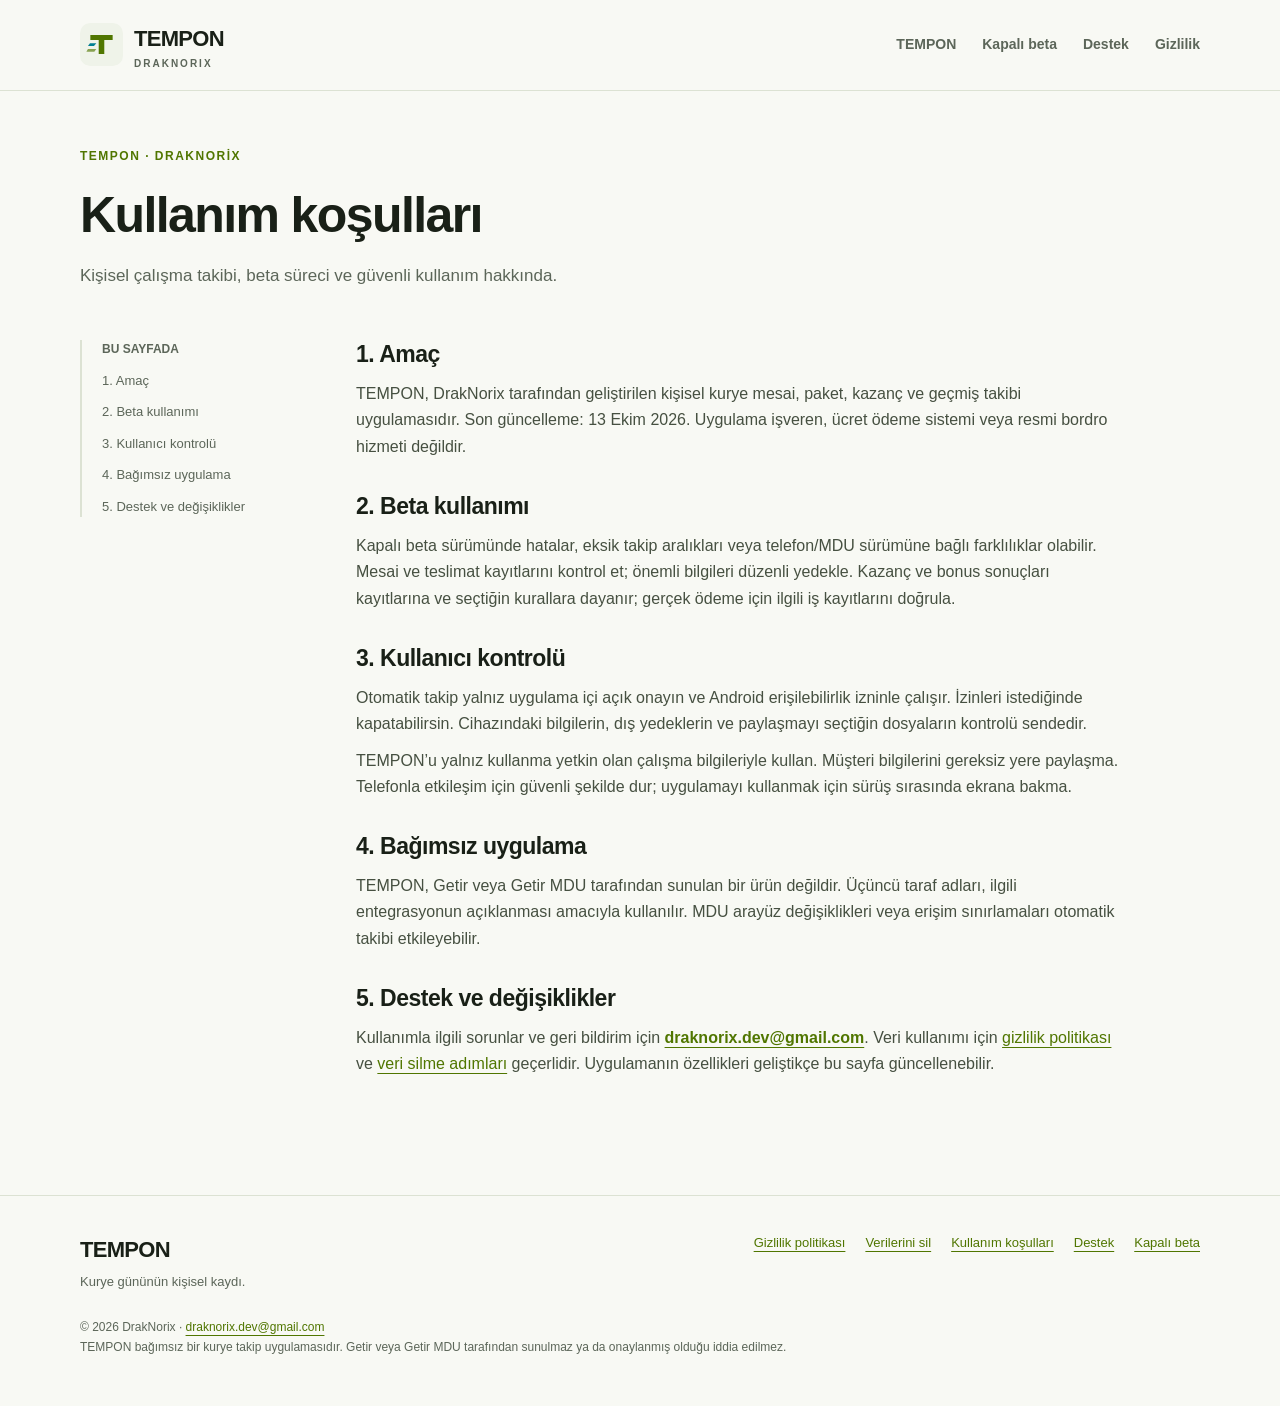
<file: docs/kullanim-kosullari.html>
<!doctype html>
<html lang="tr"><head><meta charset="utf-8"><meta name="viewport" content="width=device-width, initial-scale=1">
<title>Kullanım koşulları — TEMPON · DrakNorix</title><meta name="description" content="TEMPON’un amacı, beta kullanımı, kullanıcı kontrolü ve bağımsız uygulama bilgileri.">
<meta name="theme-color" content="#507600"><meta name="referrer" content="strict-origin-when-cross-origin">
<meta http-equiv="Content-Security-Policy" content="default-src 'none'; style-src 'self'; img-src 'self' data:; base-uri 'self'; form-action 'none'">
<link rel="canonical" href="https://draknorixdev.github.io/tempon-site/kullanim-kosullari.html"><link rel="icon" href="assets/logo.svg" type="image/svg+xml"><link rel="stylesheet" href="assets/site.css">
<meta property="og:title" content="Kullanım koşulları · TEMPON"><meta property="og:description" content="TEMPON’un amacı, beta kullanımı, kullanıcı kontrolü ve bağımsız uygulama bilgileri."><meta property="og:type" content="website"><meta property="og:url" content="https://draknorixdev.github.io/tempon-site/kullanim-kosullari.html">
</head><body><a class="skip" href="#icerik">İçeriğe geç</a>
<header><div class="wrap nav"><a class="brand" href="index.html"><img src="assets/logo.svg" alt="" width="43" height="43"><span>TEMPON<small>DRAKNORIX</small></span></a><nav class="nav-links" aria-label="Ana menü"><a href="index.html">TEMPON</a><a href="beta.html">Kapalı beta</a><a href="destek.html">Destek</a><a href="gizlilik.html">Gizlilik</a></nav></div></header>
<main id="icerik" class="wrap"><div class="page-heading"><span class="eyebrow">TEMPON · DrakNorix</span><h1>Kullanım koşulları</h1><p class="lead">Kişisel çalışma takibi, beta süreci ve güvenli kullanım hakkında.</p></div><div class="document"><aside class="toc" aria-label="Sayfa içeriği"><strong>BU SAYFADA</strong><a href="#amac">1. Amaç</a><a href="#beta">2. Beta kullanımı</a><a href="#sorumluluk">3. Kullanıcı kontrolü</a><a href="#bagimsiz">4. Bağımsız uygulama</a><a href="#iletisim">5. Destek ve değişiklikler</a></aside><article class="prose"><section id="amac"><h2>1. Amaç</h2><p>TEMPON, DrakNorix tarafından geliştirilen kişisel kurye mesai, paket, kazanç ve geçmiş takibi uygulamasıdır. Son güncelleme: 13 Ekim 2026. Uygulama işveren, ücret ödeme sistemi veya resmi bordro hizmeti değildir.</p></section><section id="beta"><h2>2. Beta kullanımı</h2><p>Kapalı beta sürümünde hatalar, eksik takip aralıkları veya telefon/MDU sürümüne bağlı farklılıklar olabilir. Mesai ve teslimat kayıtlarını kontrol et; önemli bilgileri düzenli yedekle. Kazanç ve bonus sonuçları kayıtlarına ve seçtiğin kurallara dayanır; gerçek ödeme için ilgili iş kayıtlarını doğrula.</p></section><section id="sorumluluk"><h2>3. Kullanıcı kontrolü</h2><p>Otomatik takip yalnız uygulama içi açık onayın ve Android erişilebilirlik izninle çalışır. İzinleri istediğinde kapatabilirsin. Cihazındaki bilgilerin, dış yedeklerin ve paylaşmayı seçtiğin dosyaların kontrolü sendedir.</p><p>TEMPON’u yalnız kullanma yetkin olan çalışma bilgileriyle kullan. Müşteri bilgilerini gereksiz yere paylaşma. Telefonla etkileşim için güvenli şekilde dur; uygulamayı kullanmak için sürüş sırasında ekrana bakma.</p></section><section id="bagimsiz"><h2>4. Bağımsız uygulama</h2><p>TEMPON, Getir veya Getir MDU tarafından sunulan bir ürün değildir. Üçüncü taraf adları, ilgili entegrasyonun açıklanması amacıyla kullanılır. MDU arayüz değişiklikleri veya erişim sınırlamaları otomatik takibi etkileyebilir.</p></section><section id="iletisim"><h2>5. Destek ve değişiklikler</h2><p>Kullanımla ilgili sorunlar ve geri bildirim için <a class="contact" href="mailto:draknorix.dev@gmail.com">draknorix.dev@gmail.com</a>. Veri kullanımı için <a href="gizlilik.html">gizlilik politikası</a> ve <a href="veri-silme.html">veri silme adımları</a> geçerlidir. Uygulamanın özellikleri geliştikçe bu sayfa güncellenebilir.</p></section></article></div></main>
<footer><div class="wrap"><div class="footer-top"><div><a class="brand" href="index.html">TEMPON</a><span class="quiet">Kurye gününün kişisel kaydı.</span></div><nav class="footer-links" aria-label="Politikalar ve iletişim"><a href="gizlilik.html">Gizlilik politikası</a><a href="veri-silme.html">Verilerini sil</a><a href="kullanim-kosullari.html">Kullanım koşulları</a><a href="destek.html">Destek</a><a href="beta.html">Kapalı beta</a></nav></div><p class="footer-meta">© 2026 DrakNorix · <a href="mailto:draknorix.dev@gmail.com">draknorix.dev@gmail.com</a><br>TEMPON bağımsız bir kurye takip uygulamasıdır. Getir veya Getir MDU tarafından sunulmaz ya da onaylanmış olduğu iddia edilmez.</p></div></footer>
</body></html>
</file>
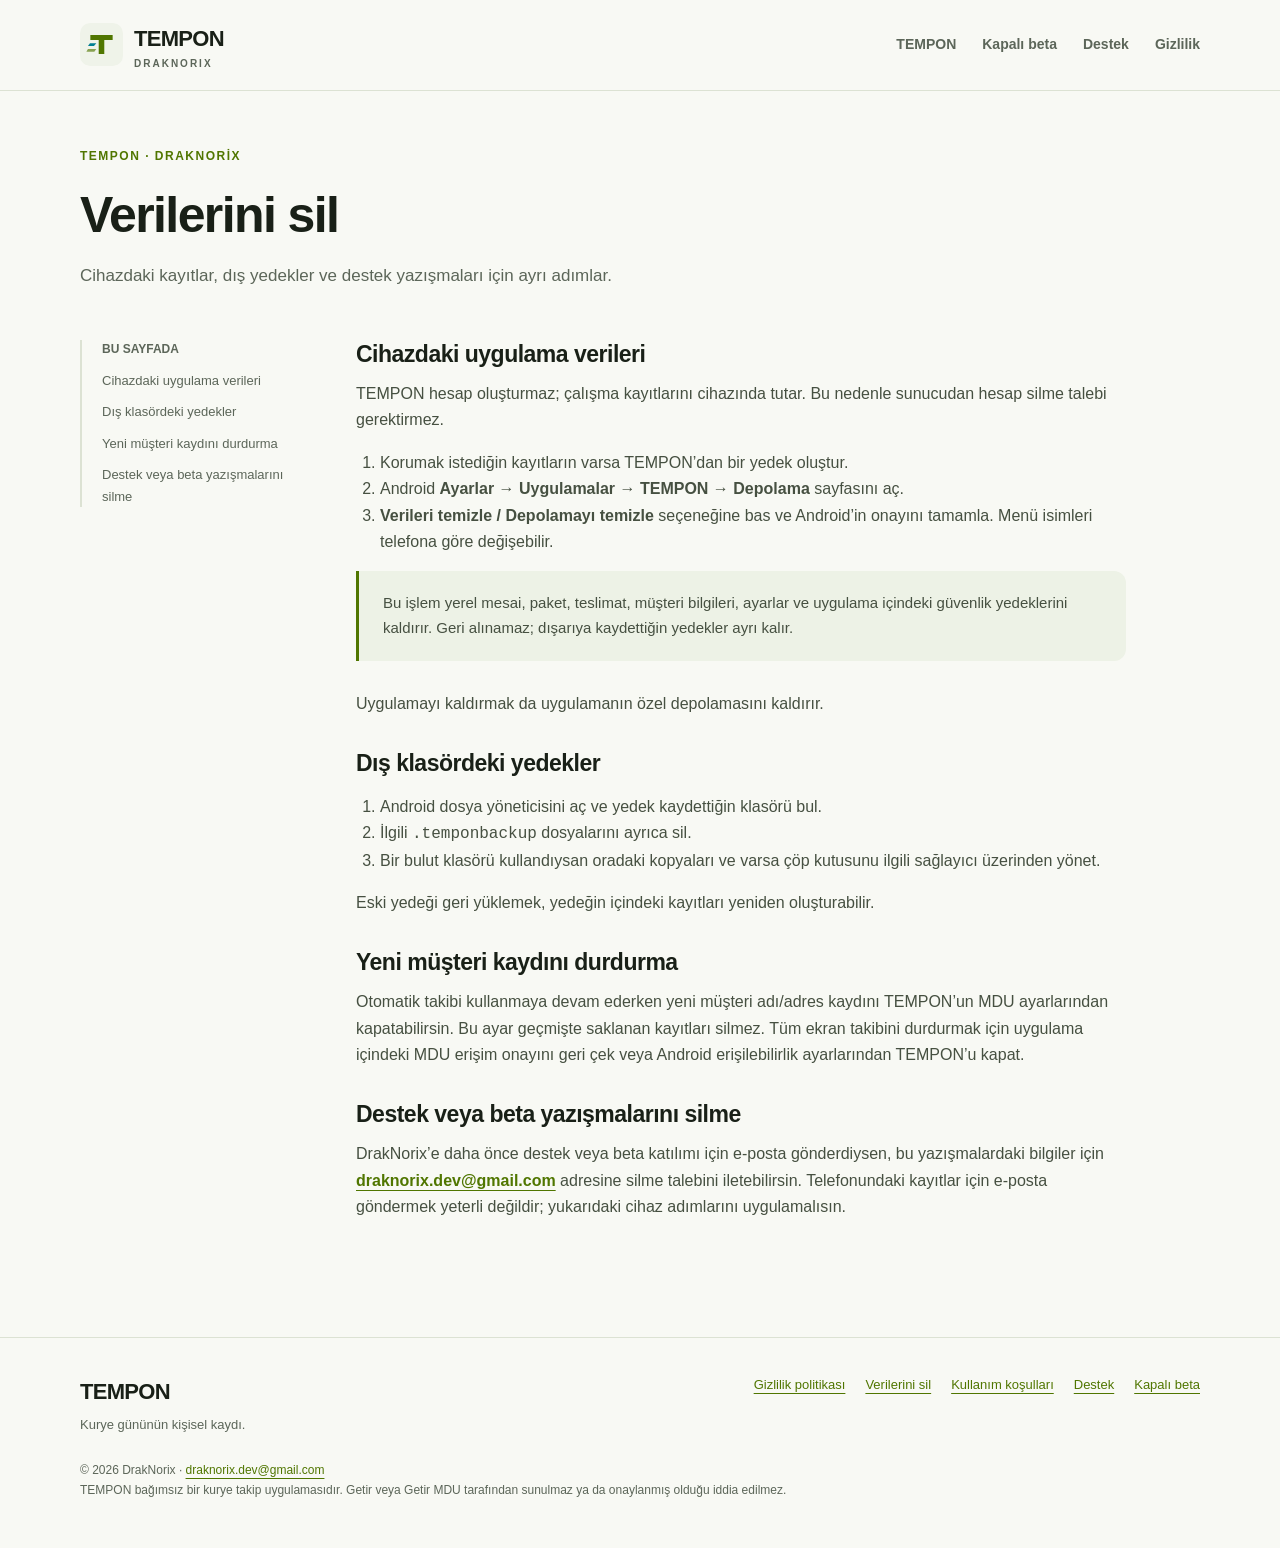
<file: docs/veri-silme.html>
<!doctype html>
<html lang="tr"><head><meta charset="utf-8"><meta name="viewport" content="width=device-width, initial-scale=1">
<title>Verilerini sil — TEMPON · DrakNorix</title><meta name="description" content="TEMPON yerel uygulama verilerini, dış yedeklerini ve destek yazışmalarını silme adımları.">
<meta name="theme-color" content="#507600"><meta name="referrer" content="strict-origin-when-cross-origin">
<meta http-equiv="Content-Security-Policy" content="default-src 'none'; style-src 'self'; img-src 'self' data:; base-uri 'self'; form-action 'none'">
<link rel="canonical" href="https://draknorixdev.github.io/tempon-site/veri-silme.html"><link rel="icon" href="assets/logo.svg" type="image/svg+xml"><link rel="stylesheet" href="assets/site.css">
<meta property="og:title" content="Verilerini sil · TEMPON"><meta property="og:description" content="TEMPON yerel uygulama verilerini, dış yedeklerini ve destek yazışmalarını silme adımları."><meta property="og:type" content="website"><meta property="og:url" content="https://draknorixdev.github.io/tempon-site/veri-silme.html">
</head><body><a class="skip" href="#icerik">İçeriğe geç</a>
<header><div class="wrap nav"><a class="brand" href="index.html"><img src="assets/logo.svg" alt="" width="43" height="43"><span>TEMPON<small>DRAKNORIX</small></span></a><nav class="nav-links" aria-label="Ana menü"><a href="index.html">TEMPON</a><a href="beta.html">Kapalı beta</a><a href="destek.html">Destek</a><a href="gizlilik.html">Gizlilik</a></nav></div></header>
<main id="icerik" class="wrap"><div class="page-heading"><span class="eyebrow">TEMPON · DrakNorix</span><h1>Verilerini sil</h1><p class="lead">Cihazdaki kayıtlar, dış yedekler ve destek yazışmaları için ayrı adımlar.</p></div><div class="document"><aside class="toc" aria-label="Sayfa içeriği"><strong>BU SAYFADA</strong><a href="#yerel">Cihazdaki uygulama verileri</a><a href="#yedekler">Dış klasördeki yedekler</a><a href="#gelecek">Yeni müşteri kaydını durdurma</a><a href="#destek">Destek veya beta yazışmalarını silme</a></aside><article class="prose"><section id="yerel"><h2>Cihazdaki uygulama verileri</h2><p>TEMPON hesap oluşturmaz; çalışma kayıtlarını cihazında tutar. Bu nedenle sunucudan hesap silme talebi gerektirmez.</p><ol><li>Korumak istediğin kayıtların varsa TEMPON’dan bir yedek oluştur.</li><li>Android <strong>Ayarlar → Uygulamalar → TEMPON → Depolama</strong> sayfasını aç.</li><li><strong>Verileri temizle / Depolamayı temizle</strong> seçeneğine bas ve Android’in onayını tamamla. Menü isimleri telefona göre değişebilir.</li></ol><div class="notice"><p>Bu işlem yerel mesai, paket, teslimat, müşteri bilgileri, ayarlar ve uygulama içindeki güvenlik yedeklerini kaldırır. Geri alınamaz; dışarıya kaydettiğin yedekler ayrı kalır.</p></div><p>Uygulamayı kaldırmak da uygulamanın özel depolamasını kaldırır.</p></section><section id="yedekler"><h2>Dış klasördeki yedekler</h2><ol><li>Android dosya yöneticisini aç ve yedek kaydettiğin klasörü bul.</li><li>İlgili <code>.temponbackup</code> dosyalarını ayrıca sil.</li><li>Bir bulut klasörü kullandıysan oradaki kopyaları ve varsa çöp kutusunu ilgili sağlayıcı üzerinden yönet.</li></ol><p>Eski yedeği geri yüklemek, yedeğin içindeki kayıtları yeniden oluşturabilir.</p></section><section id="gelecek"><h2>Yeni müşteri kaydını durdurma</h2><p>Otomatik takibi kullanmaya devam ederken yeni müşteri adı/adres kaydını TEMPON’un MDU ayarlarından kapatabilirsin. Bu ayar geçmişte saklanan kayıtları silmez. Tüm ekran takibini durdurmak için uygulama içindeki MDU erişim onayını geri çek veya Android erişilebilirlik ayarlarından TEMPON’u kapat.</p></section><section id="destek"><h2>Destek veya beta yazışmalarını silme</h2><p>DrakNorix’e daha önce destek veya beta katılımı için e-posta gönderdiysen, bu yazışmalardaki bilgiler için <a class="contact" href="mailto:draknorix.dev@gmail.com?subject=TEMPON%20veri%20silme%20talebi">draknorix.dev@gmail.com</a> adresine silme talebini iletebilirsin. Telefonundaki kayıtlar için e-posta göndermek yeterli değildir; yukarıdaki cihaz adımlarını uygulamalısın.</p></section></article></div></main>
<footer><div class="wrap"><div class="footer-top"><div><a class="brand" href="index.html">TEMPON</a><span class="quiet">Kurye gününün kişisel kaydı.</span></div><nav class="footer-links" aria-label="Politikalar ve iletişim"><a href="gizlilik.html">Gizlilik politikası</a><a href="veri-silme.html">Verilerini sil</a><a href="kullanim-kosullari.html">Kullanım koşulları</a><a href="destek.html">Destek</a><a href="beta.html">Kapalı beta</a></nav></div><p class="footer-meta">© 2026 DrakNorix · <a href="mailto:draknorix.dev@gmail.com">draknorix.dev@gmail.com</a><br>TEMPON bağımsız bir kurye takip uygulamasıdır. Getir veya Getir MDU tarafından sunulmaz ya da onaylanmış olduğu iddia edilmez.</p></div></footer>
</body></html>
</file>
<file: docs/assets/site.css>
:root{--paper:#f8f9f4;--ink:#192017;--muted:#5c6659;--green:#507600;--line:#dce2d3;--cyan:#007f91;--surface:#fff;--soft:#edf2e6;color-scheme:light}
*{box-sizing:border-box}html{scroll-behavior:smooth}body{margin:0;background:var(--paper);color:var(--ink);font-family:Inter,"Segoe UI",Arial,sans-serif;line-height:1.65}a{color:var(--green);text-underline-offset:4px}a:hover{color:var(--cyan)}a:focus-visible,summary:focus-visible{outline:3px solid var(--cyan);outline-offset:5px}img{max-width:100%}.wrap{width:min(1120px,calc(100% - 48px));margin:auto}.skip{position:absolute;top:-80px;left:20px;background:white;padding:12px;z-index:10}.skip:focus{top:12px}header{border-bottom:1px solid var(--line)}.nav{min-height:90px;display:flex;justify-content:space-between;align-items:center;gap:24px}.brand{display:flex;align-items:center;gap:11px;text-decoration:none;color:var(--ink);font-weight:800;font-size:22px;letter-spacing:-.7px}.brand img{width:43px;height:43px}.brand small{display:block;font-size:10px;letter-spacing:2px;color:var(--muted);line-height:1.1}.nav-links{display:flex;gap:26px;align-items:center;flex-wrap:wrap}.nav-links a{font-size:14px;text-decoration:none;color:var(--muted);font-weight:600}.nav-links a[aria-current=page]{color:var(--green)}.nav-links a:hover{text-decoration:underline}.hero{display:grid;grid-template-columns:1.2fr 1fr;align-items:center;gap:72px;padding:80px 0 90px}.eyebrow{font-size:12px;letter-spacing:1.5px;text-transform:uppercase;font-weight:750;color:var(--green);display:block;margin-bottom:20px}.hero h1{font-size:clamp(44px,5.5vw,70px);line-height:1.07;letter-spacing:-3px;margin:0 0 25px}.hero h1 span{color:var(--green)}.lead{font-size:19px;line-height:1.7;color:var(--muted);max-width:590px}.actions{display:flex;gap:14px;flex-wrap:wrap;margin-top:28px}.button{display:inline-flex;justify-content:center;align-items:center;min-height:48px;padding:12px 22px;background:var(--green);color:#fff;text-decoration:none;font-size:14px;font-weight:650;border:1px solid var(--green);border-radius:12px}.button:hover{background:#3e5c00;color:white}.button.secondary{background:transparent;color:var(--ink);border-color:var(--line)}.button.secondary:hover{background:var(--soft)}.quiet{font-size:13px;color:var(--muted)}.hero-note{margin-top:22px}.preview-shell{position:relative;padding:28px;background:var(--soft);border:1px solid var(--line);border-radius:36px;max-width:420px;margin-left:auto;box-shadow:0 24px 70px #2940170a}.mock{padding:24px;background:var(--surface);border:1px solid var(--line);border-radius:24px}.mock-heading{display:flex;justify-content:space-between;gap:12px;font-weight:800;font-size:16px}.live{font-size:11px;font-weight:700;color:var(--green);background:var(--soft);border-radius:30px;padding:4px 9px}.mock-date{font-size:12px;color:var(--muted);margin:6px 0 24px}.mock-total{display:grid;grid-template-columns:1fr 1fr;gap:16px;border-block:1px solid var(--line);padding:20px 0}.mock-total small,.mock-metric small{display:block;font-size:12px;color:var(--muted)}.mock-total strong{font-size:28px;letter-spacing:-1px}.mock-total strong:first-of-type{color:var(--green)}.mock-line{display:flex;justify-content:space-between;gap:12px;font-size:13px;padding:14px 0;border-bottom:1px solid var(--line)}.mock-line b{color:var(--green)}.mock-metric{display:grid;grid-template-columns:1fr 1fr;gap:20px;margin-top:20px}.mock-metric strong{font-size:17px}.sample{font-size:11px;text-align:center;margin:16px 0 0;color:var(--muted)}.section{padding:64px 0;border-top:1px solid var(--line)}h2{font-size:clamp(26px,3vw,38px);line-height:1.25;letter-spacing:-1px;margin:0 0 24px}h3{font-size:19px;line-height:1.4;margin:0 0 12px}.split{display:grid;grid-template-columns:.8fr 1.2fr;gap:70px}.features{display:grid;grid-template-columns:repeat(3,1fr);gap:36px}.number{font-size:12px;letter-spacing:1px;color:var(--green);margin-bottom:22px;display:block}.feature p{color:var(--muted);font-size:15px;margin:0}.privacy-band{border-radius:20px;padding:36px;background:var(--soft);border:1px solid var(--line)}.privacy-band p{color:var(--muted)}.policy-links{display:flex;flex-wrap:wrap;gap:10px 24px;margin-top:24px}.policy-links a{font-size:14px;font-weight:650}footer{padding:36px 0;border-top:1px solid var(--line);margin-top:40px}.footer-top{display:flex;justify-content:space-between;gap:28px;align-items:flex-start}.footer-links{display:flex;gap:10px 20px;flex-wrap:wrap;font-size:13px;max-width:570px}.footer-meta{font-size:12px;color:var(--muted);margin-top:24px}.page-heading{padding:56px 0 32px;max-width:760px}.page-heading h1{font-size:clamp(34px,5vw,50px);line-height:1.15;letter-spacing:-1.6px;margin:0 0 18px}.page-heading .lead{font-size:17px}.document{display:grid;grid-template-columns:220px minmax(0,1fr);gap:56px;padding-bottom:45px}.toc{position:sticky;top:24px;align-self:start;font-size:13px;border-left:2px solid var(--line);padding-left:20px}.toc strong{display:block;font-size:12px;color:var(--muted)}.toc a{display:block;margin-top:10px;text-decoration:none;color:var(--muted)}.toc a:hover{color:var(--green)}.prose{max-width:770px}.prose section{scroll-margin-top:24px;margin-bottom:32px}.prose h2{font-size:23px;letter-spacing:-.5px;margin:0 0 12px}.prose p,.prose li{font-size:16px;color:#465041}.prose p{margin:10px 0}.prose ul,.prose ol{padding-left:24px}.notice{padding:20px 24px;background:var(--soft);border-left:3px solid var(--green);margin-bottom:30px;border-radius:0 12px 12px 0}.notice p{margin:0;font-size:15px}.contact{font-weight:650;overflow-wrap:anywhere}.table-scroll{overflow-x:auto}table{width:100%;border-collapse:collapse;font-size:14px;margin:20px 0}th,td{padding:12px;text-align:left;vertical-align:top;border-bottom:1px solid var(--line)}th{background:var(--soft);font-weight:700}td{color:var(--muted)}details{border-bottom:1px solid var(--line);padding:18px 0}summary{font-weight:650;cursor:pointer;list-style-position:outside;margin-left:20px}.faq{max-width:800px}.faq p{color:var(--muted);margin-left:20px}.simple{max-width:810px;padding-bottom:40px}.steps{padding-left:24px}.steps li{padding:8px 0}.beta-label{display:inline-flex;align-items:center;gap:8px;color:var(--green);font-size:13px;font-weight:700;background:var(--soft);border:1px solid var(--line);padding:7px 12px;border-radius:30px}.beta-label::before{content:"";height:6px;width:6px;background:var(--green);border-radius:100%}
@media(max-width:850px){.hero{gap:35px;padding:54px 0;grid-template-columns:1fr 1fr}.hero h1{letter-spacing:-2px}.preview-shell{padding:16px}.mock{padding:18px}.split{gap:36px}.document{grid-template-columns:170px minmax(0,1fr);gap:28px}.features{gap:22px}}
@media(max-width:620px){.wrap{width:calc(100% - 36px)}.nav{padding:16px 0;align-items:flex-start;gap:18px;flex-direction:column;min-height:unset}.nav-links{width:100%;gap:12px 21px}.nav-links a{font-size:13px}.hero{grid-template-columns:1fr;gap:32px;padding:40px 0 48px}.hero h1{font-size:48px;letter-spacing:-2.2px}.lead{font-size:17px}.preview-shell{margin:0 auto;width:100%;max-width:390px}.section{padding:42px 0}.features,.split{grid-template-columns:1fr;gap:30px}.number{margin-bottom:12px}.privacy-band{padding:24px}.footer-top{flex-direction:column}.document{display:block}.toc{position:static;margin-bottom:32px}.toc a{display:inline-block;margin:10px 14px 0 0}.page-heading{padding:38px 0 24px}.prose p,.prose li{font-size:15px}.page-heading h1{font-size:36px}.mock-total strong{font-size:27px}.actions .button{flex:1}.button{padding:12px 16px}.table-scroll{margin-inline:-4px}.prose h2{font-size:22px}}
@media(prefers-reduced-motion:reduce){html{scroll-behavior:auto}}
</file>
<file: docs/assets/review.css>
video{display:block;width:100%;max-width:420px;max-height:75vh;margin:0 auto 36px;background:#081014;border-radius:16px}
</file>
